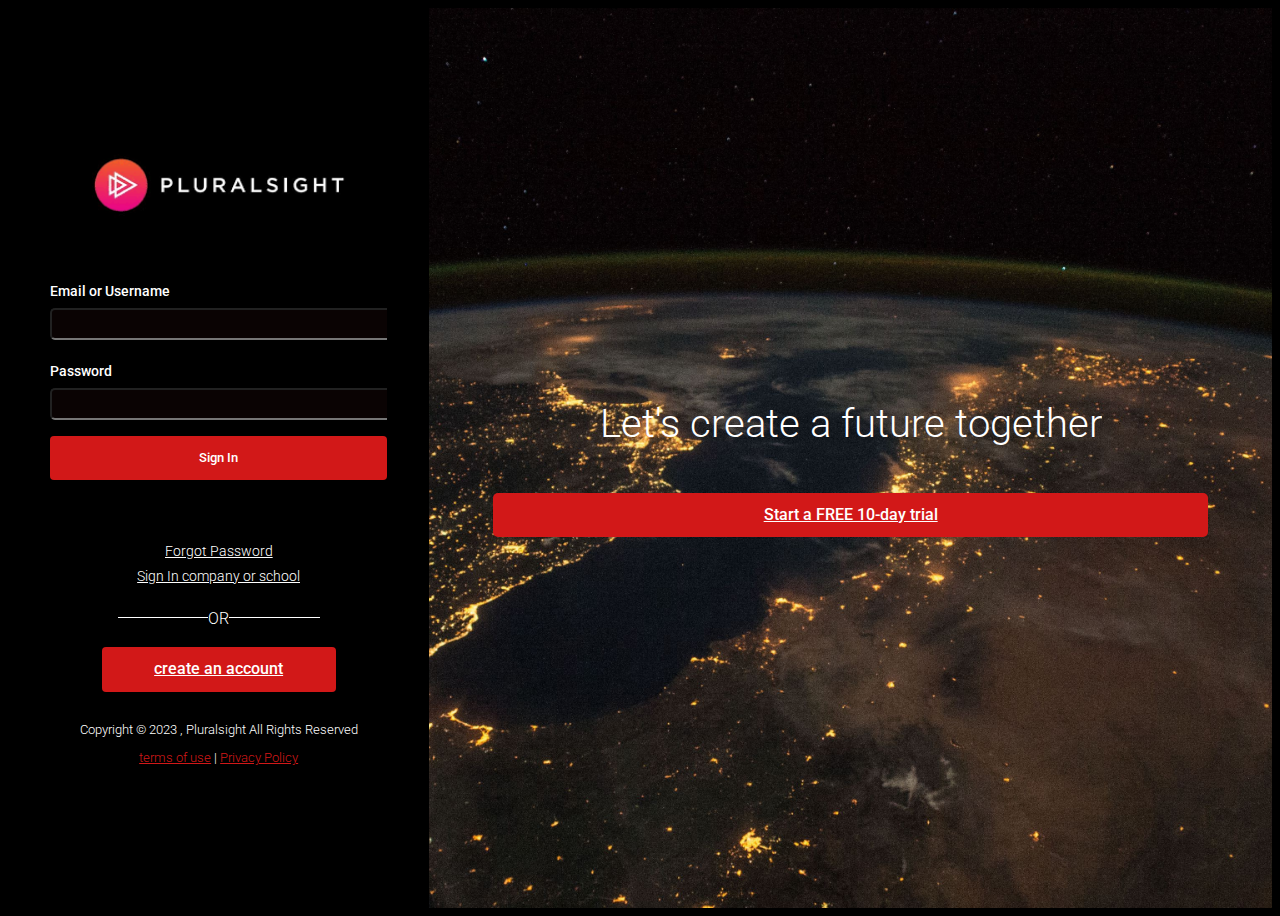
<file: Non _comment_Html&CSS_Practices1/index.html>
<!DOCTYPE html>
<html lang="en">
<head>
    <meta charset="UTF-8">
    <meta http-equiv="X-UA-Compatible" content="IE=edge">
    <meta name="viewport" content="width=device-width, initial-scale=1.0">
    <title>Sing In - Sluralpight</title>
    <link rel="stylesheet" href="style.css">
</head>
<body>
    
    <div id="wrapper">
        <div id="left">
            <div id="signin">
                <div class="logo">
                    <img src=".//pluralslight logo.png" alt="Sluralpight">
                    <!-- Give the image link -->
                </div>

                <form action="#">
                    <div class="NameDetailHolder">
                        <label>Email or Username</label>
                        <input type="text" class="text-input">
                    </div>
                    <div class="PasswordDetailHolder">
                        <label>Password</label>
                        <input type="password" class="text-input">
                    </div>
                    <button type="submit" class="primary-btn">Sign In</button>
                </form>
                    <div class="link">
                        <a href="#">Forgot Password</a>
                        <a href="#">Sign In company or school</a>
                    </div>

                    <div class="or">
                        <hr class="bar">
                        <Span>OR</Span>
                        <hr class="bar">
                    </div>
                    <a href="#" class="secondary-btn">create an account</a>
            </div>
            <footer class="main-footer">
                <p>Copyright &copy; 2023 , Pluralsight All Rights Reserved</p>
                <div>
                    <a href="#">terms of use</a> | <a href="#">Privacy Policy</a>
                </div>
            </footer>
        </div>
        <div id="right">
            <div id="showcase">
                <h1 class="showcase-content">
                    <div class="showcase-text">Let's create a future <strong>together</strong> </div>
                </h1>
                <a href="#" class="secondary-btn">Start a FREE 10-day trial</a>
            </div>
        </div>
    </div>
    
</body>
</html>
</file>
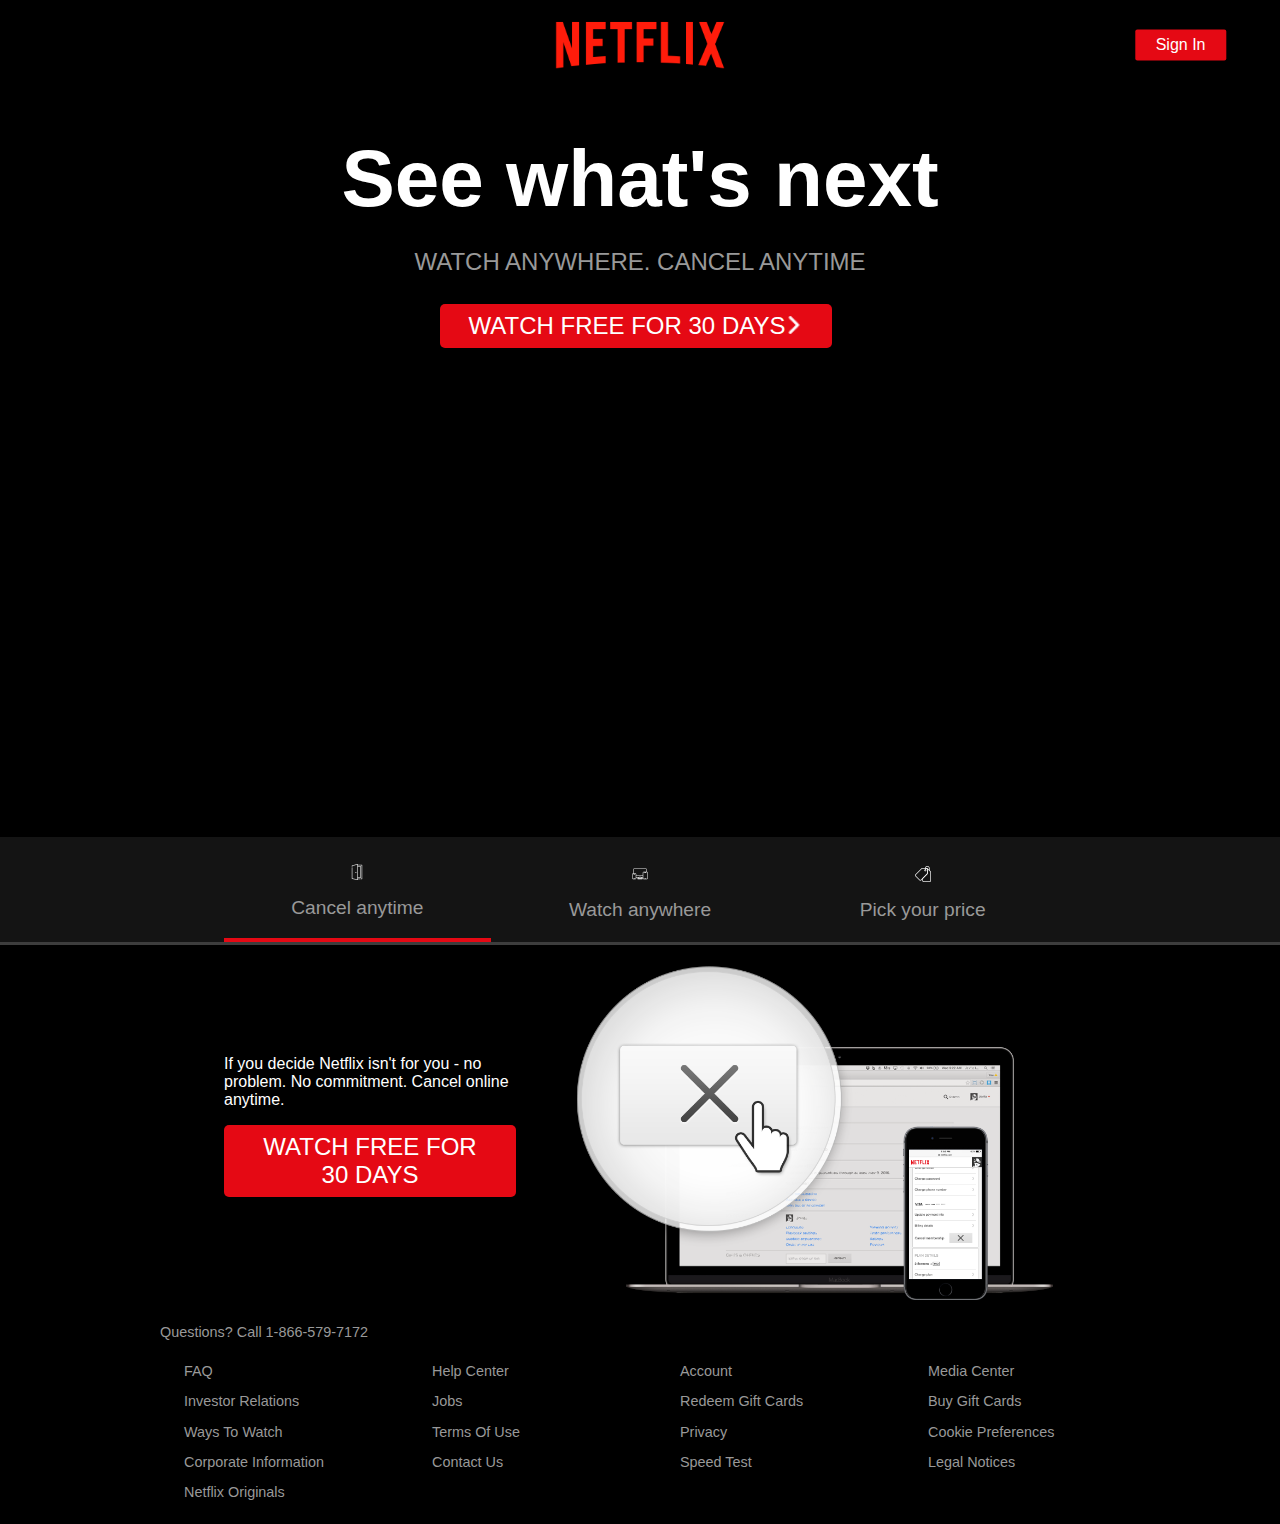
<file: Non_comment-Html&CSS_PRACTICE2/index.html>
<!DOCTYPE html>
<html lang="en">
<head>
    <meta charset="UTF-8">
    <meta http-equiv="X-UA-Compatible" content="IE=edge">
    <meta name="viewport" content="width=device-width, initial-scale=1.0">
    <link rel="icon" type="icon/image" href="./Google Tab Image/Netflix Mark.png">
    <title>Netflix | Watch T.V Shows, Watch Web Series and Movies Online</title>
    <link rel="stylesheet" type="text/css"  href="style.css">
    
</head>
<body>

<!--Front Page  -->
    <header class="showcase">
        <div class="showcase-top">
            <img  class="showcase-image" src="./Showcase Asset/Netflix_logo_PNG.png" alt="Netflix">
            <a href="#" class="btn btn-rounded">Sign In</a>
        </div>
        <div class="showcase-content">
            <h1>See what's next</h1>
            <p>Watch anywhere. Cancel Anytime</p>
            <a href="#" class="btn btn-xl">
                Watch Free For 30 Days<img class="rightArrowIcon" src="./Icon Assset/RightShiftArrowIcon.png" alt="rightArrow">
            </a>
        </div>
    </header>

<!--Option Tabs-->

    <section class="tabs">
        <div class="container">
            <div id="tab-1" class="tab-item tab-border">
                <img class="sectionLogo" src="./Exit Device Price_tag Icon Asset/ExitDoorIcon.png" alt="Exit">
                <p class="hide-sm">Cancel anytime</p>
            </div>
            <div id="tab-2" class="tab-item">
                <img class="sectionLogo" src="./Exit Device Price_tag Icon Asset/DevicesIcon.png" alt="Device">
                <p class="hide-sm">Watch anywhere</p>
            </div>
            <div id="tab-3" class="tab-item">
                <img class="sectionLogo" src="./Exit Device Price_tag Icon Asset/PriceTagIcon.png" alt="Pricing">
                <p class="hide-sm">Pick your price</p>
            </div>
        </div>
    </section>

<!-- All Mid Body Content -->

    <section class="tab-content" >
            <div class="container">

                <!-- Content 1 -->
                <div id="tab-1-content" class="tab-content-item show">
					<div class="tab-1-content-inner">
						<div>
							<p class="text-lg">
								If you decide Netflix isn't for you - no problem. No commitment.
								Cancel online anytime.
							</p>
							<a href="#" class="btn btn-xl">Watch Free For 30 Days</a>
						</div>
						<img class="tabContent1" src="./Content 1 Asset/DesktopImage.png" alt="Exit">
					</div>
				</div>

                <!-- Content 2 -->
                <div id="tab-2-content" class="tab-content-item">
					<div class="tab-2-content-top">
						<p class="text-lg">
							Watch TV shows and movies anytime, anywhere — personalized for
							you.
						</p>
						<a href="#" class="btn btn-xl">Watch Free For 30 Days</a>
					</div>
					<div class="tab-2-content-bottom">
						<div>
							<img class="DevicesImage" src="./Content 2 Asset/Television.png" alt="Television">
							<p class="text-md">Watch on your TV</p>
							<p class="text-dark">Smart TVs, PlayStation, Xbox, Chromecast, Apple TV, Blu-ray Players and more.</p>
						</div>
						<div>
							 <img class="DevicesImage" src="./Content 2 Asset/Mobile and Tablets.png" alt="Mobile and Laptops">
							<p class="text-md">Watch instantly or download for later</p>
							<p class="text-dark">Available on phone and tablet, wherever you go.</p>
						</div>
						<div>
							<img class="DevicesImage" src="./Content 2 Asset/Laptop.png" alt="Laptop">
							<p class="text-md">Use any computer</p>
							<p class="text-dark">Watch right on Netflix.com.</p>
						</div>
					</div>
				</div>

                <!--Content 3 -->

         <div id="tab-3-content" class="tab-content-item">
            <div class="text-center">
                <p class="text-lg">
                    Choose one plan and watch everything on Netflix
                </p>
                    <a href="#" class="btn btn-xl">Watch Free For 30 Days</a>
            </div>

            <!-- Content 3,s Table Content -->

            <table class="table">
                <thead>
                    <tr>
                            <th></th>
                        <th>Basic</th>
                        <th>Standard</th>
                        <th>Premium</th>
                    </tr>
                   </thead>
                   <tbody>
                    <tr>
                        <td>Monthly Price after free moths ands on 20/04/23</td>
                        <td>$8.99</td>
                        <td>$12.99</td>
                        <td>$15.99</td>
                    </tr>

                    <tr>
                        <td>HD Available</td>
                        <td><img src="./Icon Assset/CrossIcon.png" alt="Absent"></td>
                        <td><img src="./Icon Assset/RightTickIcon.png" alt="present"></td>
                        <td><img src="./Icon Assset/RightTickIcon.png" alt="present"></td>
                    </tr>

                    <tr>
                        <td>Ultra HD Available</td>
                        <td><img src="./Icon Assset/CrossIcon.png" alt="Absent"></td>
                        <td><img src="./Icon Assset/CrossIcon.png" alt="Absent"></td>
                        <td><img src="./Icon Assset/RightTickIcon.png" alt="present"></td>
                    </tr>

                    <tr>
                        <td>Screen you can watch on at the same time</td>
                        <td>1</td>
                        <td>2</td>
                        <td>3</td>
                    </tr>

                    <tr>
                        <td>Watch on your laptop, TV, Phone and Tablet</td>
                        <td><img src="./Icon Assset/RightTickIcon.png" alt="present"></td>
                        <td><img src="./Icon Assset/RightTickIcon.png" alt="present"></td>
                        <td><img src="./Icon Assset/RightTickIcon.png" alt="present"></td>
                    </tr>

                    <tr>
                        <td>Unlimited movies and TV shows</td>
                        <td><img src="./Icon Assset/RightTickIcon.png" alt="present"></td>
                        <td><img src="./Icon Assset/RightTickIcon.png" alt="present"></td>
                        <td><img src="./Icon Assset/RightTickIcon.png" alt="present"></td>
                    </tr>

                    <tr>
                        <td>Cancel Anytime</td>
                        <td><img src="./Icon Assset/RightTickIcon.png" alt="present"></td>
                        <td><img src="./Icon Assset/RightTickIcon.png" alt="present"></td>
                        <td><img src="./Icon Assset/RightTickIcon.png" alt="present"></td>
                    </tr>

                    <tr>
                        <td>First Month Free</td>
                        <td><img src="./Icon Assset/RightTickIcon.png" alt="present"></td>
                        <td><img src="./Icon Assset/RightTickIcon.png" alt="present"></td>
                        <td><img src="./Icon Assset/RightTickIcon.png" alt="present"></td>
                    </tr>
                </tbody>
            </table>
        </div>
    </div>
</section>

<!-- Footer -->

    <footer class="footer">
			<p>Questions? Call 1-866-579-7172</p>
			<div class="footer-cols">
				<ul>
					<li><a href="#">FAQ</a></li>
					<li><a href="#">Investor Relations</a></li>
					<li><a href="#">Ways To Watch</a></li>
					<li><a href="#">Corporate Information</a></li>
					<li><a href="#">Netflix Originals</a></li>
				</ul>
				<ul>
					<li><a href="#">Help Center</a></li>
					<li><a href="#">Jobs</a></li>
					<li><a href="#">Terms Of Use</a></li>
					<li><a href="#">Contact Us</a></li>
				</ul>
				<ul>
					<li><a href="#">Account</a></li>
					<li><a href="#">Redeem Gift Cards</a></li>
					<li><a href="#">Privacy</a></li>
					<li><a href="#">Speed Test</a></li>
				</ul>
				<ul>
					<li><a href="#">Media Center</a></li>
					<li><a href="#">Buy Gift Cards</a></li>
					<li><a href="#">Cookie Preferences</a></li>
					<li><a href="#">Legal Notices</a></li>
				</ul>
			</div>

		</footer>

</body>
<script src="index.js"></script>
</html>
</file>
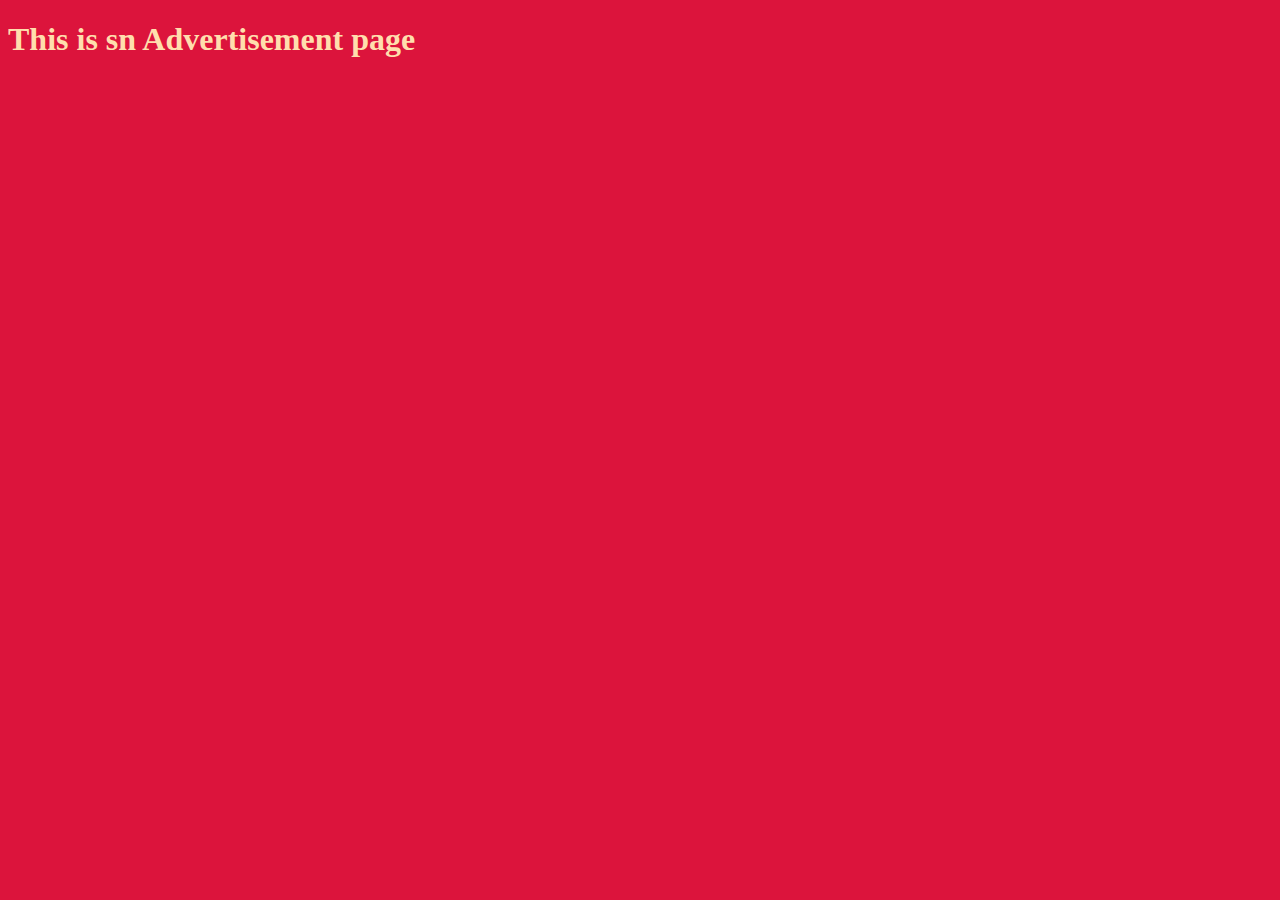
<file: Ads.html>
<!DOCTYPE html>
<html lang="en">
<head>
    <meta charset="UTF-8">
    <meta http-equiv="X-UA-Compatible" content="IE=edge">
    <meta name="viewport" content="width=device-width, initial-scale=1.0">
    <title>Advertisement</title>
</head>
<body  style="background-color: crimson;">
    <h1 style="color:navajowhite">This is sn Advertisement page</h1>
</body>
</html>
</file>
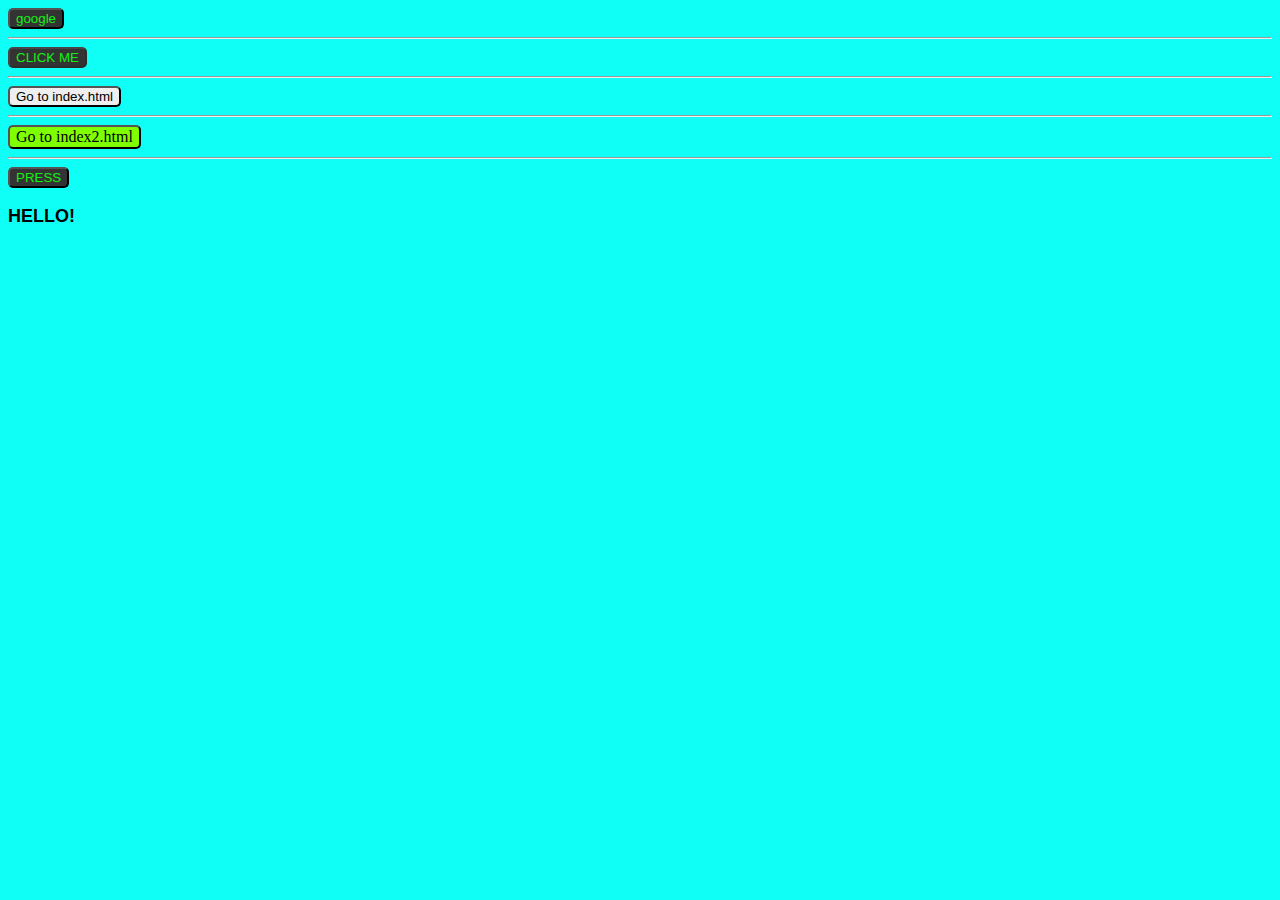
<file: Buttons.html>
<!DOCTYPE html>
<html lang="en">
<head>
    <meta charset="UTF-8">
    <meta http-equiv="X-UA-Compatible" content="IE=edge">
    <meta name="viewport" content="width=device-width, initial-scale=1.0">
    <title>BUTTON</title>
</head>
<!-- Part 13  -->
<!-- Botton Tags in Html which is very essential to create a botton icon with a functionality with in the webpage -->
<body style="background-color: rgb(15, 255, 247);">
    <a href="https://google.com">
        <button style="color: rgb(20, 239, 20);  background-color: #333; border-radius: 5px;">google</button>
    </a>
    <!-- Inside the anchor tag if we will use the button tag then it will help in to navigate to the website where , or for we use the anchor tag -->
    
    <hr>
    <button disabled style="color: rgb(20, 239, 20);  background-color: #333; border-radius: 5px;">CLICK ME</button>
        <!-- This is a disabled button -->

        <hr>

    <a href="index.html">
        <button style="border-radius: 5px;">Go to index.html</button>
    </a> 
    
    <hr>

    <a href="index2.html">
        <button onchange="tap()" style="border-radius: 5px; background-color: chartreuse;color: black; font-family: serif; font-size: medium;">Go to index2.html</button>
        <!-- Here we set botton bolor, color of font, botton radius , font size and font style in the botton tag-->
    </a>    

    <hr>

    <button onclick="tap()" style="color: rgb(20, 239, 20);  background-color: #333; border-radius: 5px;">PRESS</button>
    <!-- Here in Button Tag in Html we have use a onclick attribute which will take the function name in the double Quotes, and after that we have used some basic coloring and designing work -->

    <p id="Text" style="font-size: large; font-family: 'Segoe UI', Tahoma, Geneva, Verdana, sans-serif; font-weight: 900;">HELLO!</p>
    <!-- Here in the paragraph tag we have used id attribute which will help in to idenfity the text, this tell on which text we want to work by this id specifically -->

    <!-- This is a javascript tag named script which we will use later to make this page dynamic -->
    <script>
        function tap(){
            document.getElementById("Text").innerHTML = "Let's Code In"
            // document.getElementById will take the id in the parameter as a argument to change & In the inner html we can set the Text that we want to display
        }
    </script>

    
</body>
</html>
</file>
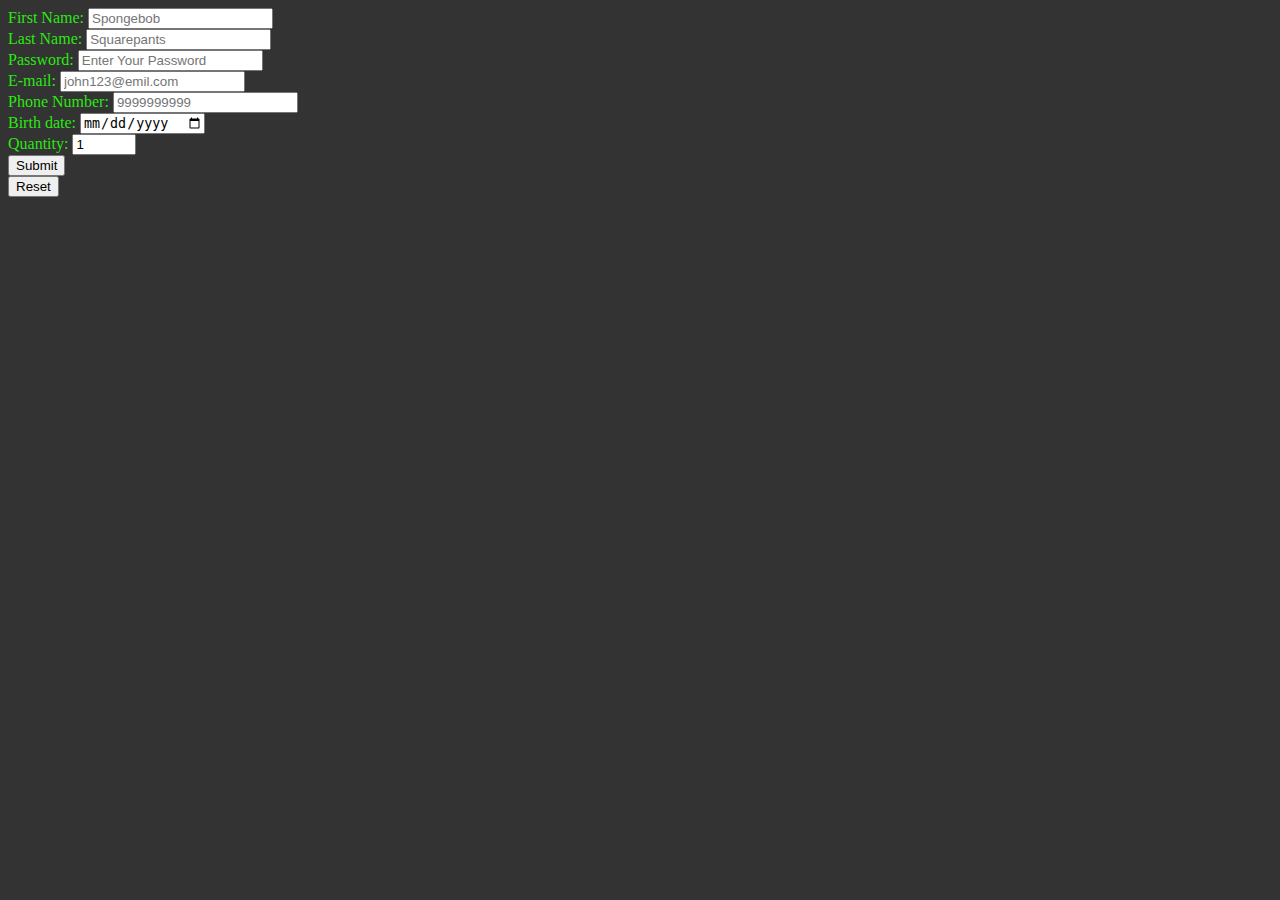
<file: form.html>
<!DOCTYPE html>
<html lang="en">
<head>
    <meta charset="UTF-8">
    <meta http-equiv="X-UA-Compatible" content="IE=edge">
    <meta name="viewport" content="width=device-width, initial-scale=1.0">
    <title>Form Page</title>
</head>

<!-- Part 14  -->
<!-- Form tag in Html which will help in to create a form type page in the html -->

<body style="background-color: #333; color: rgba(41, 254, 13, 0.908);">

    <form action="||-> Paste_Some_Directing page link where we want to send this data <-|| " method="post">

        <div>
            <label for="fname">First Name:</label>
            <input type="text" id="fname" name="fname" placeholder="Spongebob" required>
        </div>

        <div>
            <label for="lname">Last Name:</label>
            <input type="text" id="lname" name="lname" placeholder="Squarepants" required>
        </div>
        
        <div>
            <label for="pass">Password:</label>
            <input type="password" id="paaa" name="pass" placeholder="Enter Your Password" required maxlength="10">
        </div>

        <div>
            <label for="email">E-mail:</label>
            <input type="email" id="email" name="email" placeholder="john123@emil.com">
        </div>

        <div>
            <label for="phone">Phone Number:</label>
            <input type="tel" id="phone" name="phone" placeholder="9999999999">
        </div>

        <div>
            <label for="bdate">Birth date:</label>
            <input type="date" id="bdate" name="bdate">
        </div>

        <div>
            <label for="quantity">Quantity:</label>
            <input type="number" id="quantity" name="quantity" min="0" max="100" value="1">
        </div>
        
        <div>
            <input type="submit">
        </div>

        <div>
            <input type="reset">
        </div>

    </form>
    
</body>
</html>
</file>
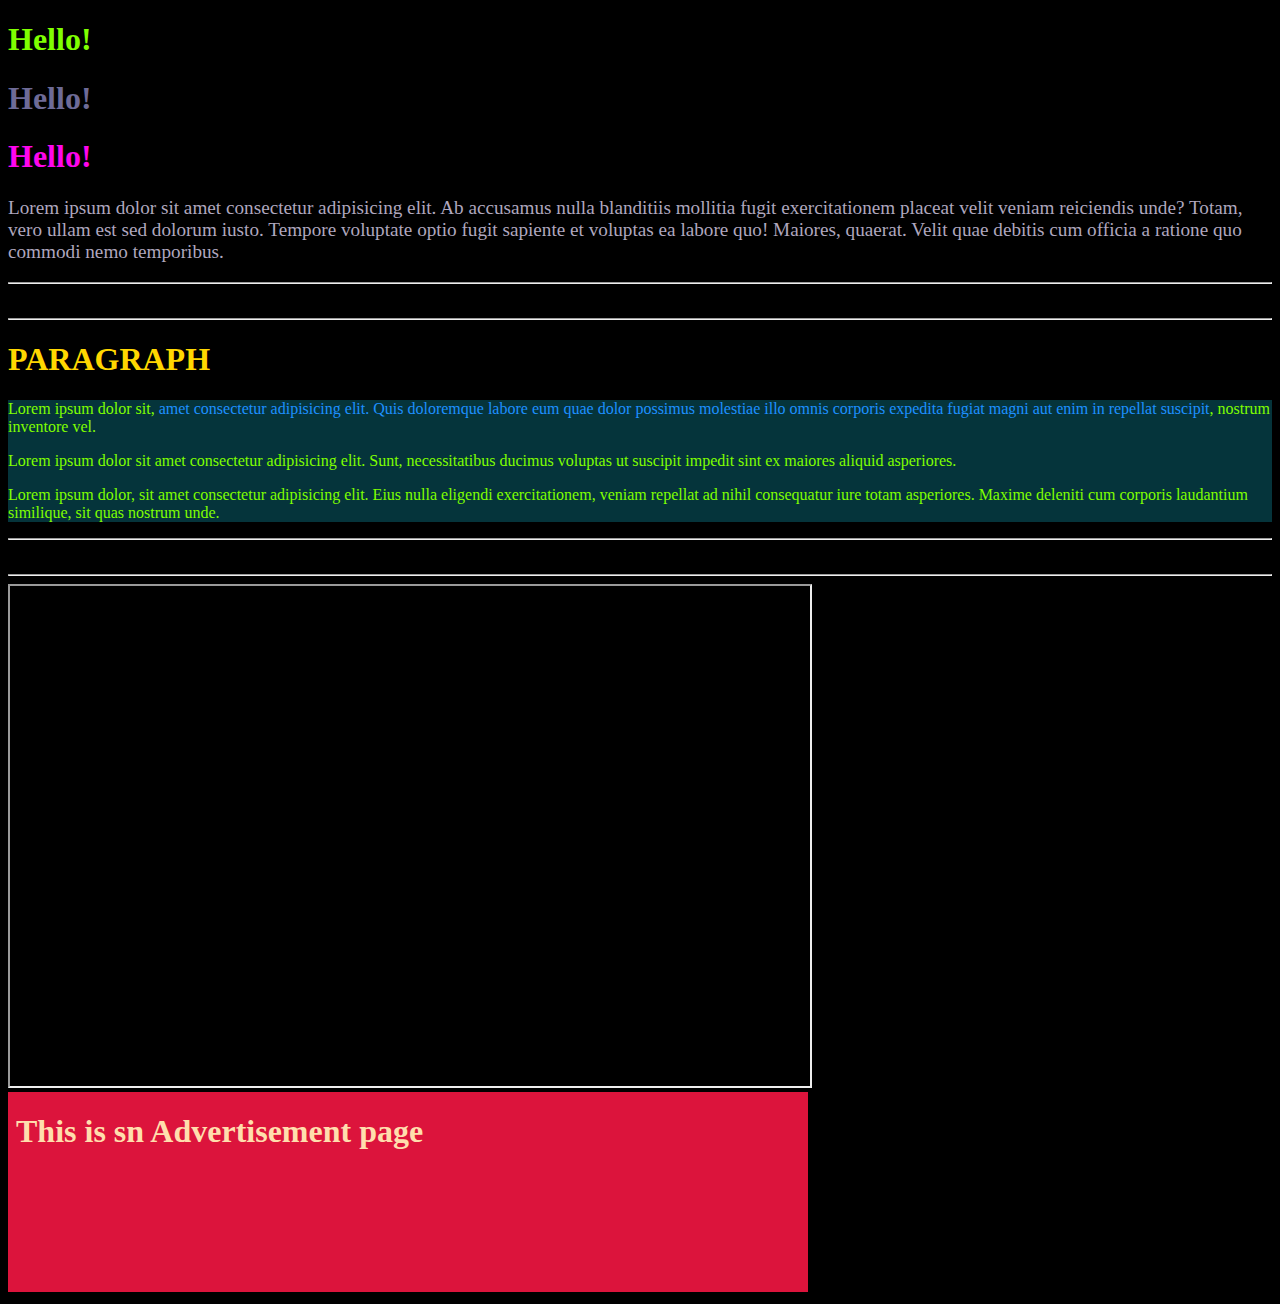
<file: index2.html>
<!DOCTYPE html>
<html>

<head>
    <Title>CODER</Title>
    <!-- Part 11 -->
<!-- Meta tag in HTML -->
<meta charset="UTF-8"> <!--UTF-8 For unicode-->
<meta name="Description" content="HTML refers to Hypertext Markup Language"><!--This Description meta tag will help in to give a brief description about this webpage-->
<meta name="keywords" content="HTML,Github,Beginner,Beginner" ><!--This keyword Meta tag will help in keyword searching when someone will search on this-->
<meta name="author" content="Let's Code In"><!--This author meta tag will show who is the creater of this webpage-->
<meta name="viewport" content="width=device-width, initial-scale=1.0"><!--This Viewport meta tag will help in this webpage to being udjustable in any device-->
<meta http-equiv="refresh" content="2000"><!--This meta tag will help in refrest http request and in content we give 2000 which will referesh this page after 2000 second-->
<!-- All this tags for search Engine Optimization as well as we are using meta tags in the head of the webpage.  -->
</head>
<!-- Part 9 -->
<!-- Text and Background Coloring in HTMl -->
<body style="background-color: rgb(0, 0, 0);"> <!--This will set the whole page background Color-->

    <h1 style="color:chartreuse">Hello!</h1><!--This will set the heading color-->
    <h1 style="color:rgb(110, 107, 151)">Hello!</h1>
    <h1 style="color:#fe06ed;;">Hello!</h1>

    <p style="font-size: larger; color: rgb(175, 167, 190);">Lorem ipsum dolor sit amet consectetur adipisicing elit.
        Ab accusamus nulla blanditiis mollitia fugit exercitationem placeat velit veniam reiciendis unde? Totam,
        vero ullam est sed dolorum iusto. Tempore voluptate optio fugit sapiente et voluptas ea labore quo! Maiores,
        quaerat. Velit quae debitis cum officia a ratione quo commodi nemo temporibus.</p>

        <hr>
        <br>
        <hr>
<!-- Part 10 -->
<!-- Span and Div tags in HTML -->

<h1 style="color:gold">PARAGRAPH</h1>
<div style="background-color: rgb(5, 52, 59);">
<p style="color: chartreuse;">Lorem ipsum dolor sit,<span style="color:dodgerblue"> amet consectetur adipisicing elit. Quis doloremque labore eum quae dolor possimus molestiae illo omnis corporis expedita fugiat magni aut enim in repellat suscipit</span>, nostrum inventore vel.</p>
<p style="color: chartreuse;">Lorem ipsum dolor sit amet consectetur adipisicing elit. Sunt, necessitatibus ducimus voluptas ut suscipit impedit sint ex maiores aliquid asperiores.</p>
<p style="color: chartreuse;">Lorem ipsum dolor, sit amet consectetur adipisicing elit. Eius nulla eligendi exercitationem, veniam repellat ad nihil consequatur iure totam asperiores. Maxime deleniti cum corporis laudantium similique, sit quas nostrum unde.</p>
</div>
<!-- div:- Defines a Devision of a Document -->
<!-- span:- Adds markup to text or portion of a Document-->
<!-- <div> and <span> are HTML elements used to define parts of a web page. The main difference between them is that <div> is a block-level element, used to create a block of content that takes up the full width of its parent container, while <span> is an inline element, used to wrap small sections of text or other inline content within a block-level container. In short, use <div> for layout and <span> for text-level manipulation. -->

    <hr>
    <br>
    <hr>



<!-- Part 12  -->
<!-- iframes in HTML :- embed content from another source into an html docutment
ex, used for ads, used in many hacking techniques -->
    <iframe src="https://www.bing.com" width="800" height="500s"></iframe>
    <iframe src="Ads.html"  width="800" height="200" frameborder="0"></iframe>




</body>


</html>
</file>
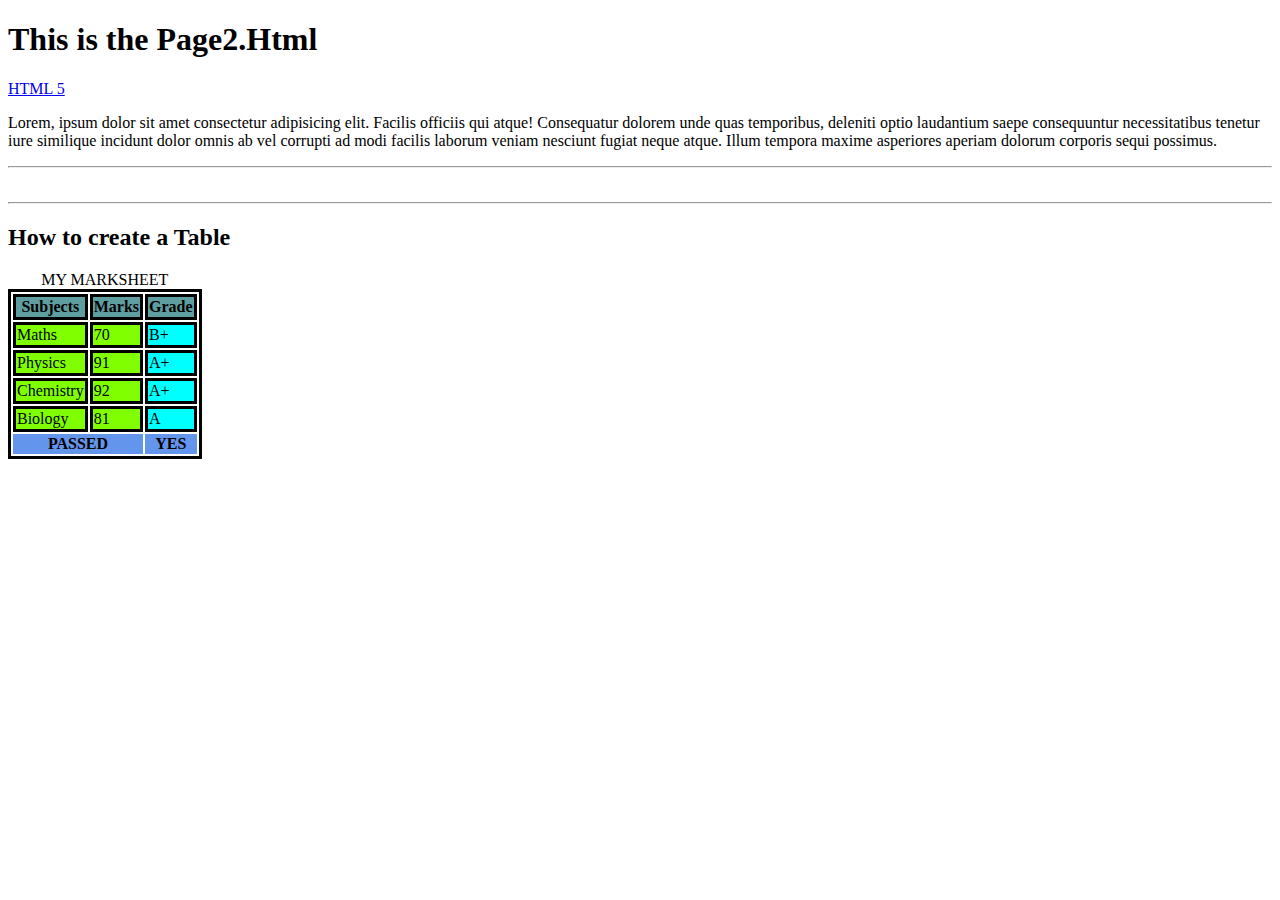
<file: page2.html>
<!DOCTYPE html>
<html lang="en">
<head>
    <meta charset="UTF-8">
    <meta http-equiv="X-UA-Compatible" content="IE=edge">
    <meta name="viewport" content="width=device-width, initial-scale=1.0">
    <title>Page 2</title>
</head>
<body>
    <H1>This is the Page2.Html</H1>
    <a href="index.html" target =_self title =Go to the HTML 5>HTML 5</a>
    <br>
    <p>Lorem, ipsum dolor sit amet consectetur adipisicing elit. Facilis officiis qui atque! Consequatur dolorem unde quas temporibus,
        deleniti optio laudantium saepe consequuntur necessitatibus tenetur iure similique incidunt dolor omnis ab vel corrupti ad
        modi facilis laborum veniam nesciunt fugiat neque atque. Illum tempora maxime asperiores aperiam dolorum corporis sequi possimus.</p>

        <hr>
        <br>
        <hr>

        <H2>How to create a Table</H2>

        <Table style="border:solid black;">
            <caption>MY MARKSHEET</caption>
            <colgroup>
                <col span="2" style="background-color: chartreuse;">
                <col span="1" style="background-color: aqua;">
            </colgroup>



            <thead style="background-color: cadetblue;"> <!--This the table header-->
                <tr>
                    <th style="border:solid black;" >Subjects</th>
                    <th style="border:solid black;" >Marks</th>
                    <th style="border:solid black;" >Grade</th>
                </tr>
            </thead>
            
            <tbody> <!--This the table body-->
                <tr>
                    <td style="border:solid black;">Maths</td>
                    <td style="border:solid black;">70</td>
                    <td style="border:solid black;">B+</td>
                </tr>
                <tr>
                    <td style="border:solid black;">Physics</td>
                    <td style="border:solid black;">91</td>
                    <td style="border:solid black;">A+</td>
                </tr>
                <tr>
                    <td style="border:solid black;">Chemistry</td>
                    <td style="border:solid black;">92</td>
                    <td style="border:solid black;">A+</td>
                </tr>
                <tr>
                    <td style="border:solid black;">Biology</td>
                    <td style="border:solid black;">81</td>
                    <td style="border:solid black;">A</td>
                </tr>
            </tbody>

            <tfoot style="background-color: cornflowerblue;"> <!--This the table footer-->
                <tr>
                    <th colspan="2" >PASSED</th>
                    <th>YES</th>
                </tr>
            </tfoot>
        </Table>

</body>
</html>
</file>
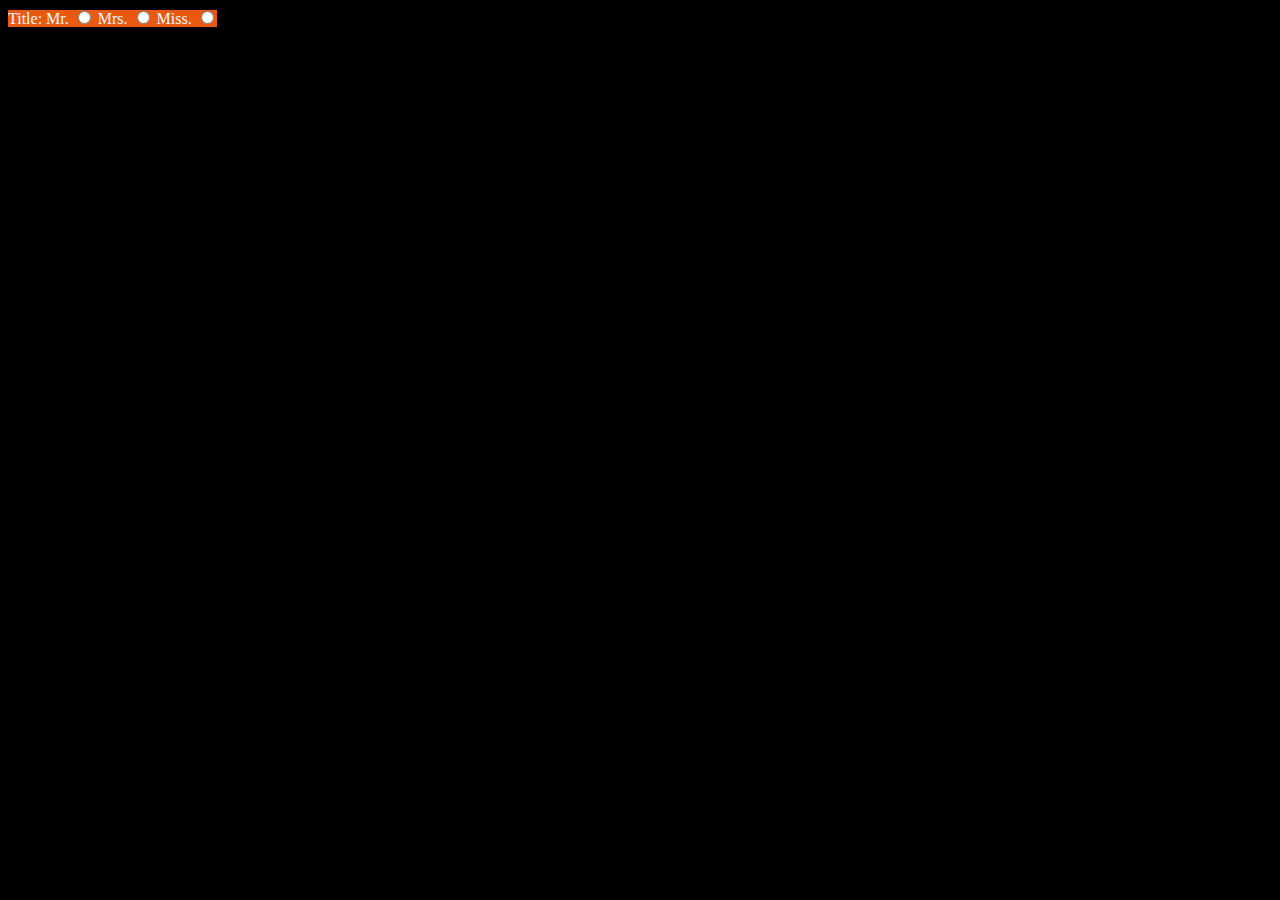
<file: Radio.html>
<!DOCTYPE html>
<html lang="en">
<head>
    <meta charset="UTF-8">
    <meta http-equiv="X-UA-Compatible" content="IE=edge">
    <meta name="viewport" content="width=device-width, initial-scale=1.0">
    <title>Radio</title>
</head>
<!-- Part 15 -->
<!-- Radio Tags in Html , this is also a very important thing in html in which we can select only one option among some options -->
<body style="background-color: black; color: aliceblue;">
    
<span style="background-color: rgb(234, 89, 16);">
    
    <label for="title">Title:</label>

    <label for="Mr.">Mr.</label>
    <input type="radio" id="Mr." name="title" value="Mr.">

    <label for="Mrs.">Mrs.</label>
    <input type="radio" id="Mrs." name="title" value="Mrs.">

    <label for="Miss.">Miss.</label>
    <input type="radio" id="Miss." name="title" value="Miss.">

</span>

</body>
</html>
</file>
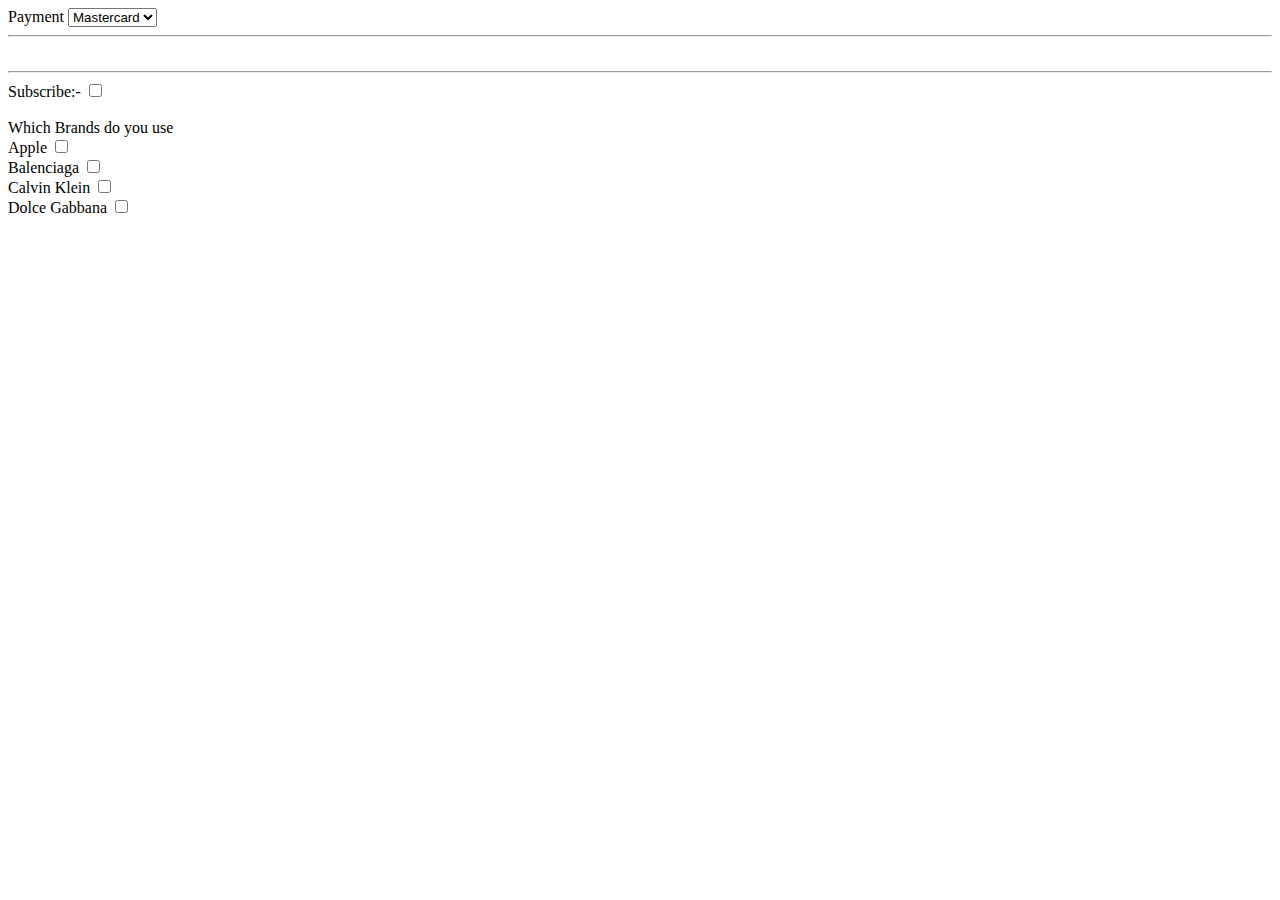
<file: Select.html>
<!DOCTYPE html>
<html lang="en">
<head>
    <meta charset="UTF-8">
    <meta http-equiv="X-UA-Compatible" content="IE=edge">
    <meta name="viewport" content="width=device-width, initial-scale=1.0">
    <title>Select</title>
</head>
<body>
    <!-- Part 16 -->
    <!-- Select options in Html which will give option to choose some among some in the type of dropdownlist -->
    <div>
        <label for="Payment">Payment</label>
        <select name="Payment" id="Payment">
        <!-- Select tag in which we have some option tags inside it. -->
            <option value="Mastercard">Mastercard</option>
            <option value="Visa">Visa</option>
            <option value="Paypal">Paypal</option>
            <option value="giftcard">giftcards</option>
            <!-- option tag for select the value -->
        </select>
    </div>

    <hr>
    <br>
    <hr>
    
    <div>
        <!-- Part 17 -->
        <!-- Checkbox in Html -->
        <label for="Subscribe">Subscribe:- </label>
        <input type="checkbox" id="Subscribe" name="Subscribe">
    </div>
    <br>
    <div>
        <label for="Brands">Which Brands do you use</label>
        <div>
            <label for="favourite">Apple</label>
            <input type="checkbox"value="Apple" name="Brands" id="Apple">
            <br>
            <label for="favourite">Balenciaga</label>
            <input type="checkbox" value="Balenciaga" name="Brands" id="Balenciaga">
            <br>
            <label for="favourite">Calvin Klein</label>
            <input type="checkbox" value="Calvin Klein" name="Brands" id="Calvin Klein">
            <br>
            <label for="favourite">Dolce Gabbana</label>
            <input type="checkbox" value="Dolce Gabbana" name="Brands" id="Dolce Gabbana">
        </div>
        
    </div>

</body>
</html>
</file>
<file: Non _comment_Html&CSS_Practices1/style.css>
@import url('https://fonts.googleapis.com/css2?family=Phudu&family=Roboto:wght@300&family=Strait&display=swap');

*{
font-family: 'Roboto' , sans-serif;
font-weight: 300;
background-color: #000000;
color: #fff;
overflow: hidden;
}
h1, h2 , h3, h4, h5, h6{
    font-weight: 300;
}

#wrapper{
    display: flex;
    flex-direction: row;
}


#left{
    flex: 1;
    display: flex;
    flex-direction: column;
    align-items: center; /*This is for align item horizontally center*/
    justify-content: center; /*This is to align item vertically center*/
    height: 100vh;
}
#signin{
    display: flex;
    flex-direction: column;
    justify-content: center;
    align-items: center;
    width: 80%;
    padding-bottom: 10px;
}

#signin form{
    width: 100%;
    padding-bottom: 3rem;
}

#signin .logo{
    margin-bottom: 6vh;
}

#signin .logo img{
    width: 300px;
}

#signin label{
    font-size: 0.9rem;
    line-height: 2rem;
    font-weight: 500;
}

div.NameDetailHolder{
    display: flex;
    width: 100%;
    flex-direction: column;
}

#signin .text-input{
    margin-bottom: 1rem;
    width: 100%;
    border-radius: 5px;
    background-color: #0a0303;
    color: #fff;
    padding-top: 0.5em;
    height: 20px;
    line-height:1.2rem;
    flex-direction: column;
}

#signin .primary-btn{
    width: 100%;
}

#signin .secondary-btn, .or, .links{
    width: 60%;
}

#signin .link a{
    display: block;
    color: #fff;
    text-decoration: none;
    margin-bottom: 0.5rem;
    text-align: center;
    font-size: 0.9rem;
}

.primary-btn{
    display: block;
    padding: 0.7rem 1rem;
    border-radius: 4px;
    border:0;
    font-weight: 500;
    background-color:#d21818;
    line-height: 1.4rem;
    cursor: pointer;
    text-align: center;
    transition: all 0.5s;
    /* border: 0;
    height: px; */

}
.primary-btn:hover{
    background-color: #000000;
    border: 1px solid white;
    color:#fff ;
}







.secondary-btn{
    display: block;
    padding: 0.7rem 1rem;
    width: 40%;
    border-radius: 4px;
    border:0;
    font-weight: 500;
    background-color: #d21818;
    box-shadow: #fff;
    line-height: 1.4rem;
    cursor: pointer;
    text-align: center;
    transition: all 0.5s;
    /* border: 0;
    height: px; */

}
.secondary-btn:hover{
    background-color: #000000;
    border: 1px solid white;
    color:#fff ;
}



.main-footer{
    color: gray;
    text-align: center;
    font-size: 0.8rem;
    max-width: 80%;
    padding-top: 0.5rem;
}

.main-footer a{
    color: #d21818;
}


div.link{
    display: flex;
    flex-direction: column;
    justify-content: center;
    align-items: center;
    padding: .9rem 0 1rem;
    text-decoration:underline;
}

.or{
    display: flex;
    flex-direction: row;
    margin-bottom: 1.2rem;
}

.or .bar{
    flex: auto;
    border: none;
    height: 1px;
    background-color: #fff;
}

#signin .or .span{
    color: grey;
    padding: 0 0.8rem;
}


/*sperated */

#right{
    background: url("./OuterSpace.png.jpg") no-repeat center center /cover;
    width: 100%;
    height: 100vh;
    flex: 2;
    display: flex;
    flex-direction: column;
    align-items: center; /*This is for align item horizontally center*/
    justify-content: center; /*This is to align item vertically center*/
}

#right #showcase{
    display: flex;
    flex-direction: column;
    width: 90%;
    text-align: center;
    align-items: center;
    justify-content: center;
    background-color: transparent;
}

.showcase-content .showcase-text{
    font-size: 2.5rem;
    width: 100%;
    margin-bottom: 1.5rem;
}

h1.showcase-content{
    background-color: transparent;
}
div.showcase-text{
    background-color: transparent;
}
strong{
    background-color: transparent;
}

#right a.secondary-btn{
    width: 90%;
    border-radius: 5px;
}

@media(min-width: 1000){
    #left{
        flex: 4;
    }
    #right{
        flex: 6;
    }
}

@media (max-width: 700px) {
    body{
        overflow: auto;
    }

    #right{
        display: none;
    }

    #left{
        justify-content: start;
        margin-top: 4vh;
    }

    #signin .logo{
        margin-bottom: 2vh;
    }

    #signin .text-input{
        margin-bottom: 0.7rem;
    }
    
}
</file>
<file: Non_comment-Html&CSS_PRACTICE2/style.css>
/* Global Styles */
:root {
	--primary-color: #e50914;
	--dark-color: #141414;
	--light-color: #f4f4f4;
}

* {
	box-sizing: border-box;
	margin: 0;
	padding: 0;
}

body {
	font-family: 'Arial', sans-serif;
	-webkit-font-smoothing: antialiased;
	background: #000;
	color: #999;
}

ul {
	list-style: none;
}

h1,
h2,
h3,
h4 {
	color: #fff;
}

a {
	color: #fff;
	text-decoration: none;
}

p {
	margin: 0.5rem 0;
}

.showcase {
	width: 100%;
	height: 93vh;
	position: relative;
	background: url('https://i.ibb.co/vXqDmnh/background.jpg') no-repeat center center/cover;
}

.showcase::after {
	content: '';
	position: absolute;
	top: 0;
	left: 0;
	width: 100%;
	height: 100%;
	z-index: 1;
	background: rgba(0, 0, 0, 0.6);
	box-shadow: inset 120px 100px 250px #000000, inset -120px -100px 250px #000000;
}

.showcase-top {
	position: relative;
	z-index: 2;
	height: 90px;
}

.showcase-image{
    width: 170px;
    position: absolute;
    top: 50%;
    left: 50%;
    transform: translate(-50%, -50%);
}

.showcase-top a {
    position: absolute;
    top: 50%;
    right: 0;
    transform: translate(-50%, -50%);
}

.showcase-content{
    position: relative;
    margin: auto;
    display: flex;
    flex-direction: column;
    justify-content: center;
    align-items: center;
    margin-top: 5rem;
    z-index: 2;
}

.showcase-content h1{
    font-weight: 600;
    font-size: 5rem;
    line-height: 1.1rem;
    margin:0 0 2rem;
}

.showcase-content p{
    text-transform: uppercase;
    margin:2rem 0 2rem ;
    font-weight: 300;
    font-size: 1.5rem;
    line-height: 1.25rem;
}

.btn:hover{
    opacity: 0.9;
}

.btn-rounded{
    border-radius: 5px;
}

.btn.btn-xl{
    font-size: 1.5rem;
    padding: 0.5rem 1.8rem;
    border-radius: 5px;
    text-transform: uppercase;
}

/* Section */
.tabs{
    background: var(--dark-color);
    padding-top: 1rem;
    border-bottom: 3px solid #3d3d3d;
}

.tabs .container{
    display: grid;
    grid-template-columns: repeat(3,1fr);
    grid-gap: 1rem;
    align-items: center;
    justify-content: center;
    text-align: center;
}



#tab-1-content .tab-1-content-inner{
    display: grid;
    grid-template-columns: repeat(2, 1fr);
    grid-gap: 2rem;
    align-items: center;
    justify-content: center;
}


.tabContent1{
    width: 500px;
}

#tab-2-content .tab-2-content-top{
    display: grid;
    grid-template-columns: repeat(2, 1fr);
    grid-gap:2rem ;
    justify-content: center;
    align-items: center;
    margin: 2rem 0;
}

#tab-2-content .tab-2-content-bottom{
    display: grid;
    grid-template-columns: repeat(3, 1fr);
    grid-gap:1rem ;
    justify-content: center;
    align-items: center;
    text-align: center;
    margin: 1rem 0;
}

.table{
    width: 100%;
    margin-top: 2rem;
    border-collapse:collapse;
    border-spacing: 0;
}

.table thead th{
    text-transform: uppercase;
    padding: 0.8rem;
    color: #fff;
}

.table tbody tr td{
    color: #999;
    padding: 0.8rem ;
    text-align: center;
}

.table tbody tr td:first-child{
    text-align: left;
}

.table tbody tr:nth-child(odd){

    background-color: #222;

}

.text-md{
    font-weight: 400;
    font-size: 1.5rem;
    margin-bottom: 1rem;
    color: #fff;
}

/* utility .btn */
.btn{
    display: inline-block;
    background-color: var(--primary-color);
    color: #fff;
    padding:0.4rem 1.3rem;
    font-size: 1rem;
    text-align: center;
    border: none;
    cursor: pointer;
    margin-right:0.5rem;
    outline: none;
    box-shadow: 0 1px 0 rgba(0, 0, 0, 0.45);
    border-radius: 2px;
}

.tabs p{
    font-size: 1.2rem;
    padding-top: 0.3rem;
}

.tabs .container > div{
    padding: .7rem 0;
}

.tabs .container > div:hover{
    color: #fff;
    cursor: pointer;
}
.tab-border{
    border-bottom: var(--primary-color) 4px solid;
}

/* Hide initial content */
#tab-1-content,
#tab-2-content,
#tab-3-content {
	display: none;
	opacity: 0;
}

/* show */
.show {
	display: block !important;
	opacity: 1 !important;
	transition: all 1000 ease-in;
}

.tab-Content{
    padding: 3rem 0;
    background: #000;
    color: #fff;
}

/* utility continer */
.container{
    max-width: 70%;
    margin: auto;
    overflow: hidden;
    padding: 0 2rem;
}

.text-lg{
    font-size: 1rem;
    margin-bottom: 1rem;
    color: #fff;
}

.text-center{
    text-align: center;
}

.text-dark{
    color: #999;
}

/* Footer */
footer{
    max-width: 75%;
    margin: 1rem auto;
    overflow: auto;
}

.footer-cols{
    display: grid;
    grid-template-columns: repeat(4 ,1fr);
    grid-gap: 2rem;
    margin-top: 1rem;

}

.footer li{
    line-height: 1.9rem;
}

.footer, .footer a{
color: #999;
font-size: 0.9rem;
}

.footer a{
    margin: 1.5rem;
}


/* Media Queries */

@media (max-width: 960px) {

    .showcase {
    height: 100vh;
}

.hide-sm {
    display: none;
}

.showcase-top img {
    top: 30%;
    left: 5%;
    transform: translate(0);
}

.showcase-content h1 {
    font-size: 3.7rem;
    line-height: 1;
}

.showcase-content p {
    font-size: 1.5rem;
}

.footer .footer-cols {
    grid-template-columns: repeat(2, 1fr);
}

.btn-xl {
    font-size: 1.5rem;
    padding: 1.4rem 2rem;
    text-transform: uppercase;
}

.text-xl {
    font-size: 1.5rem;
}

.text-lg {
    font-size: 1.3rem;
    margin-bottom: 1rem;
}

.text-md {
    margin-bottom: 1rem;
    font-size: 1.2rem;
}
}

@media (max-width: 700px) {
.showcase::after {
    background: rgba(0, 0, 0, 0.6);
    box-shadow: inset 80px 80px 150px #000000, inset -80px -80px 150px #000000;
}

.showcase-content h1 {
    font-size: 2.5rem;
    line-height: 1;
}

.showcase-content p {
    font-size: 1rem;
}

#tab-1-content .tab-1-content-inner {
    grid-template-columns: 1fr;
    text-align: center;
}

#tab-2-content .tab-2-content-top {
    display: block;
    text-align: center;
}

#tab-2-content .tab-2-content-bottom {
    margin-top: 2rem;
    display: grid;
    grid-template-columns: 1fr;
    grid-gap: 2rem;
    text-align: center;
}

.btn-xl {
    font-size: 1rem;
    padding: 1.2rem 1.6rem;
    text-transform: uppercase;
}
}

@media(max-height: 600px) {
.showcase-content {
margin-top: 3rem;
}
}

/*Images Resizing*/

.DevicesImage{
    height: 10em;
    margin-top: 2rem;
}

.rightArrowIcon{
    height: 18px;
}
</file>
